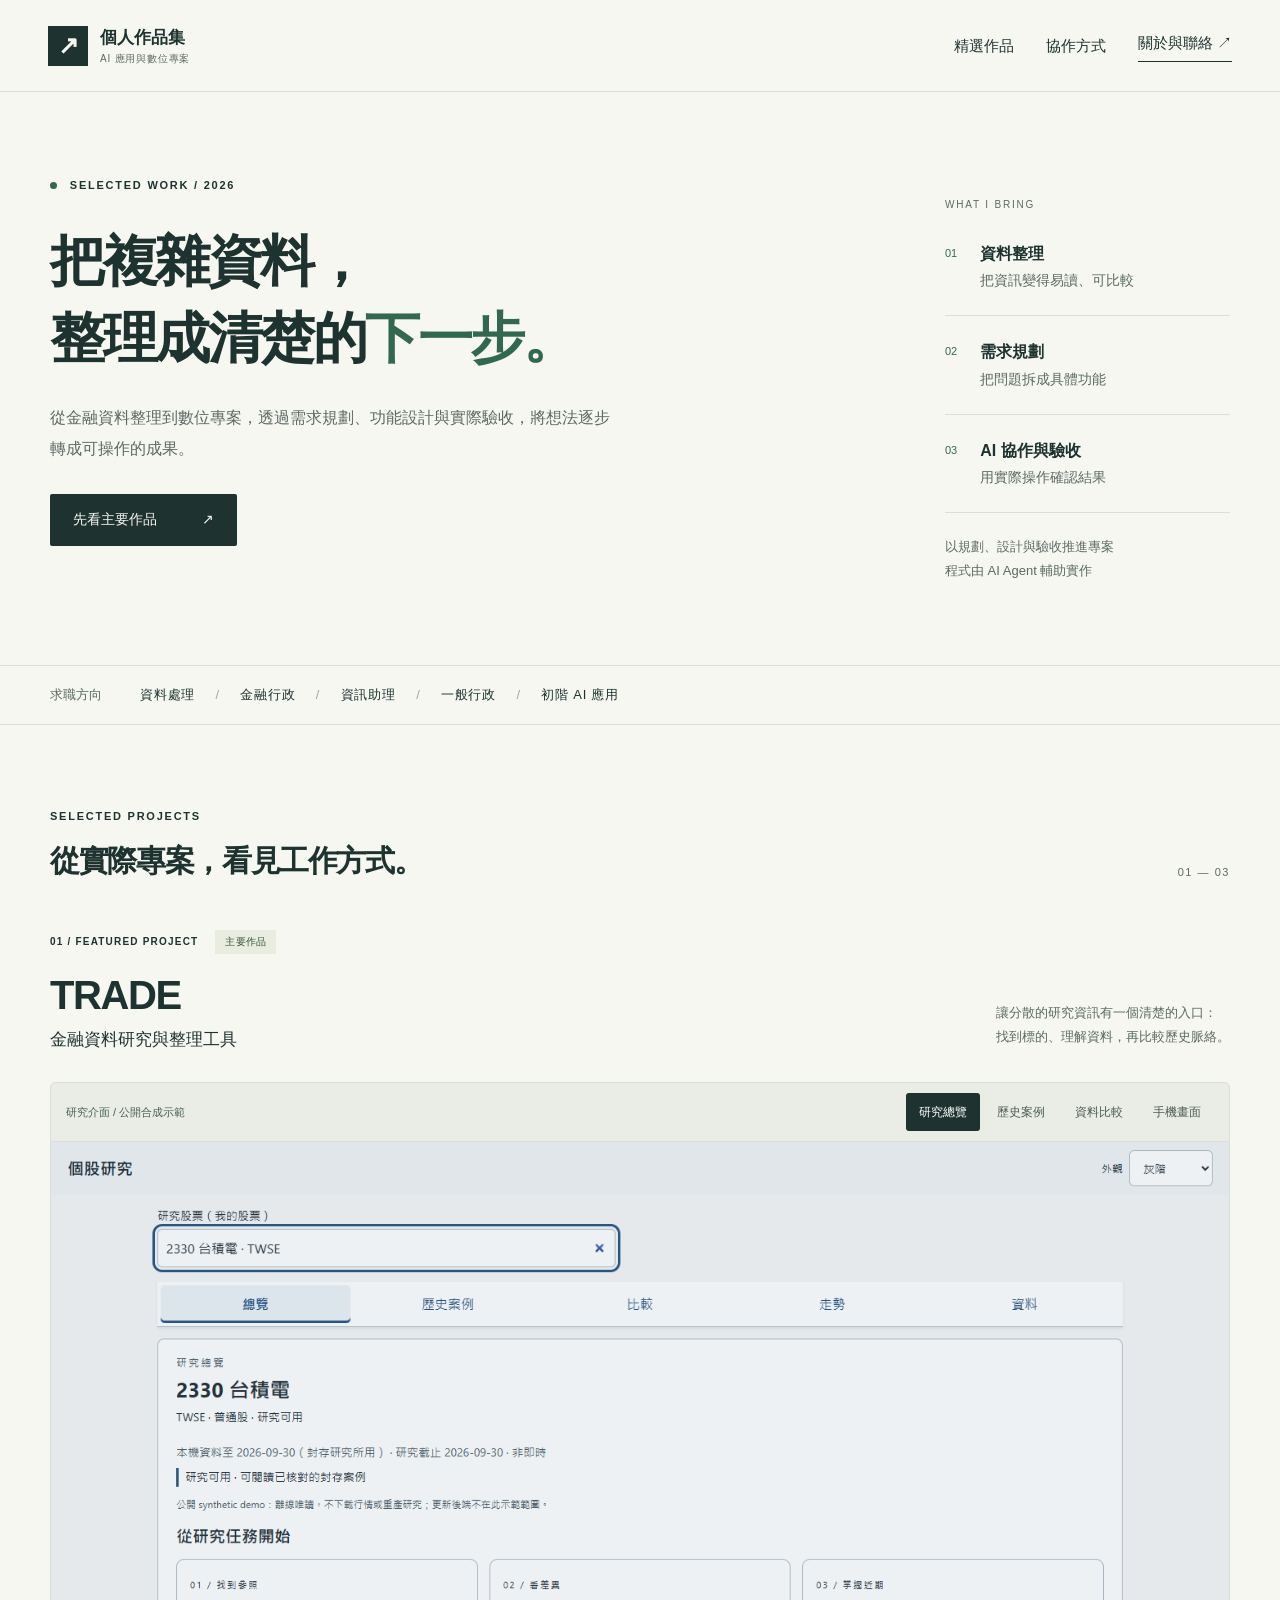
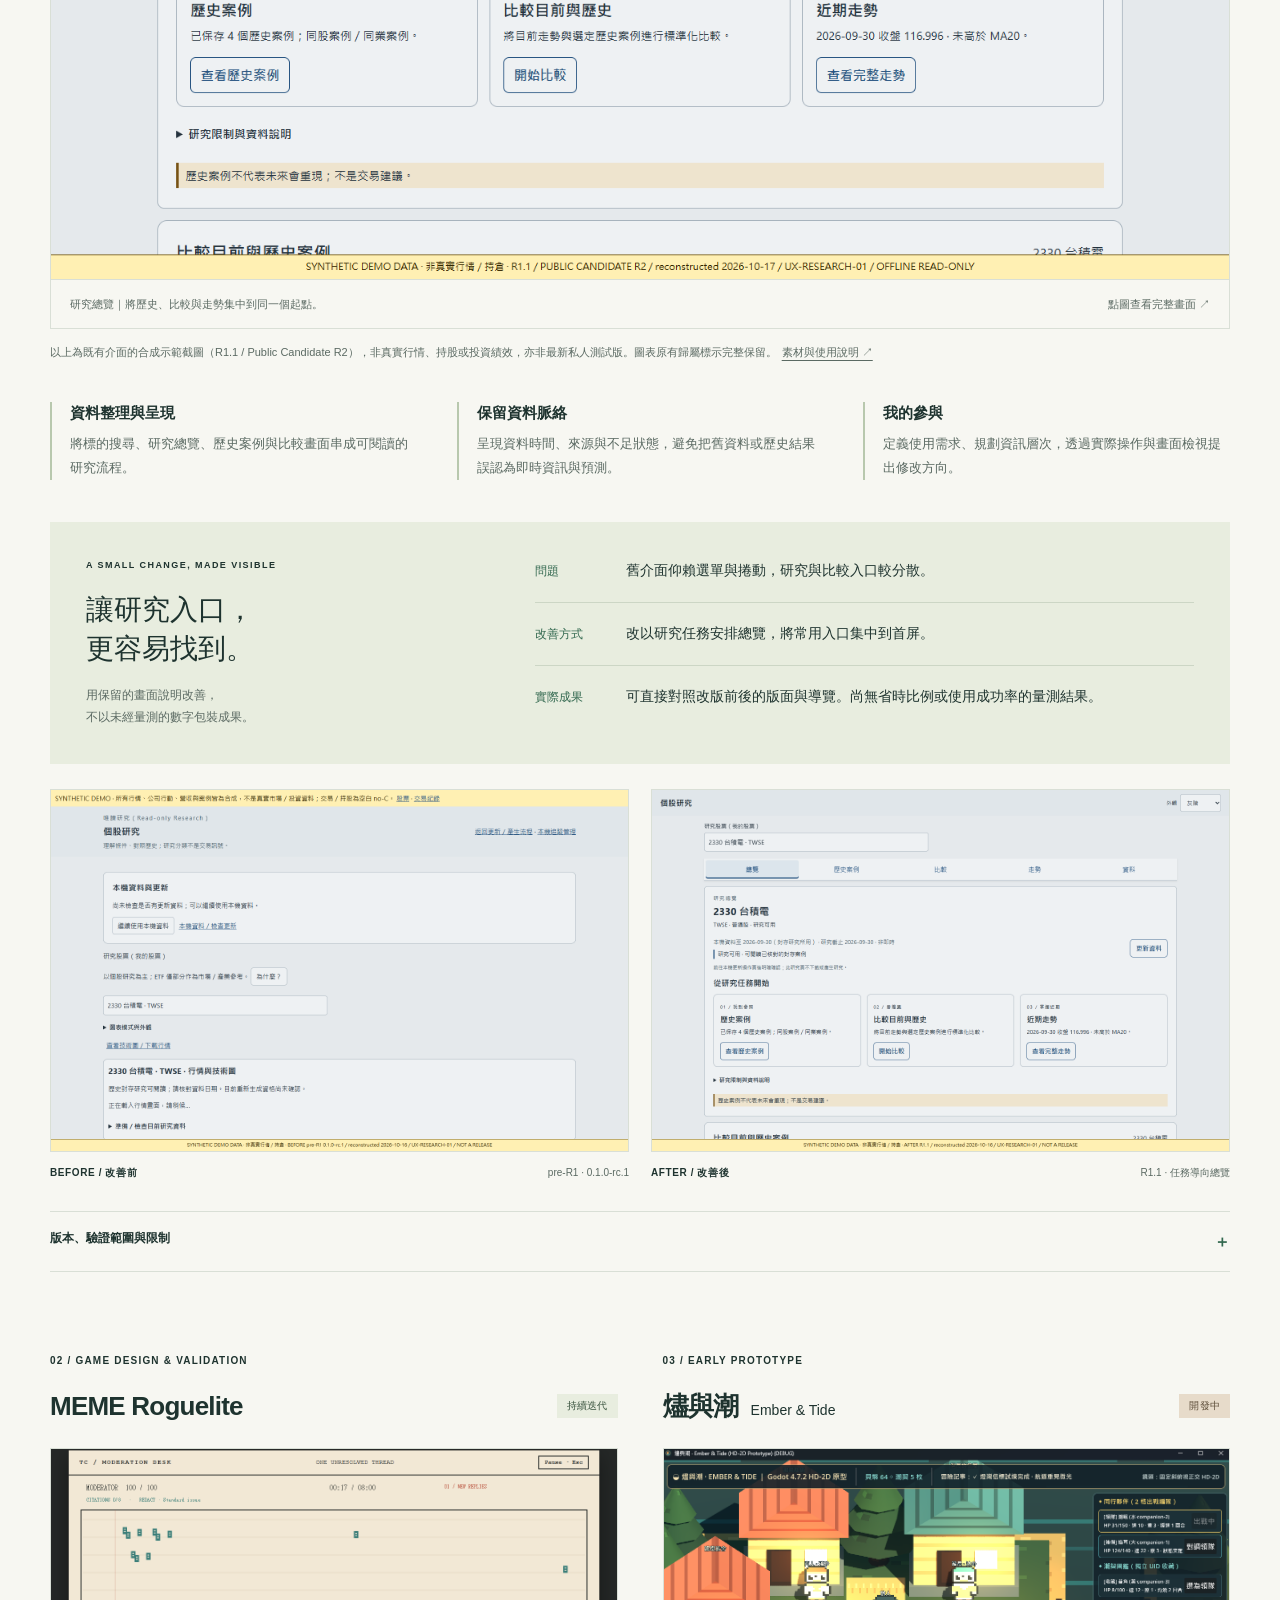
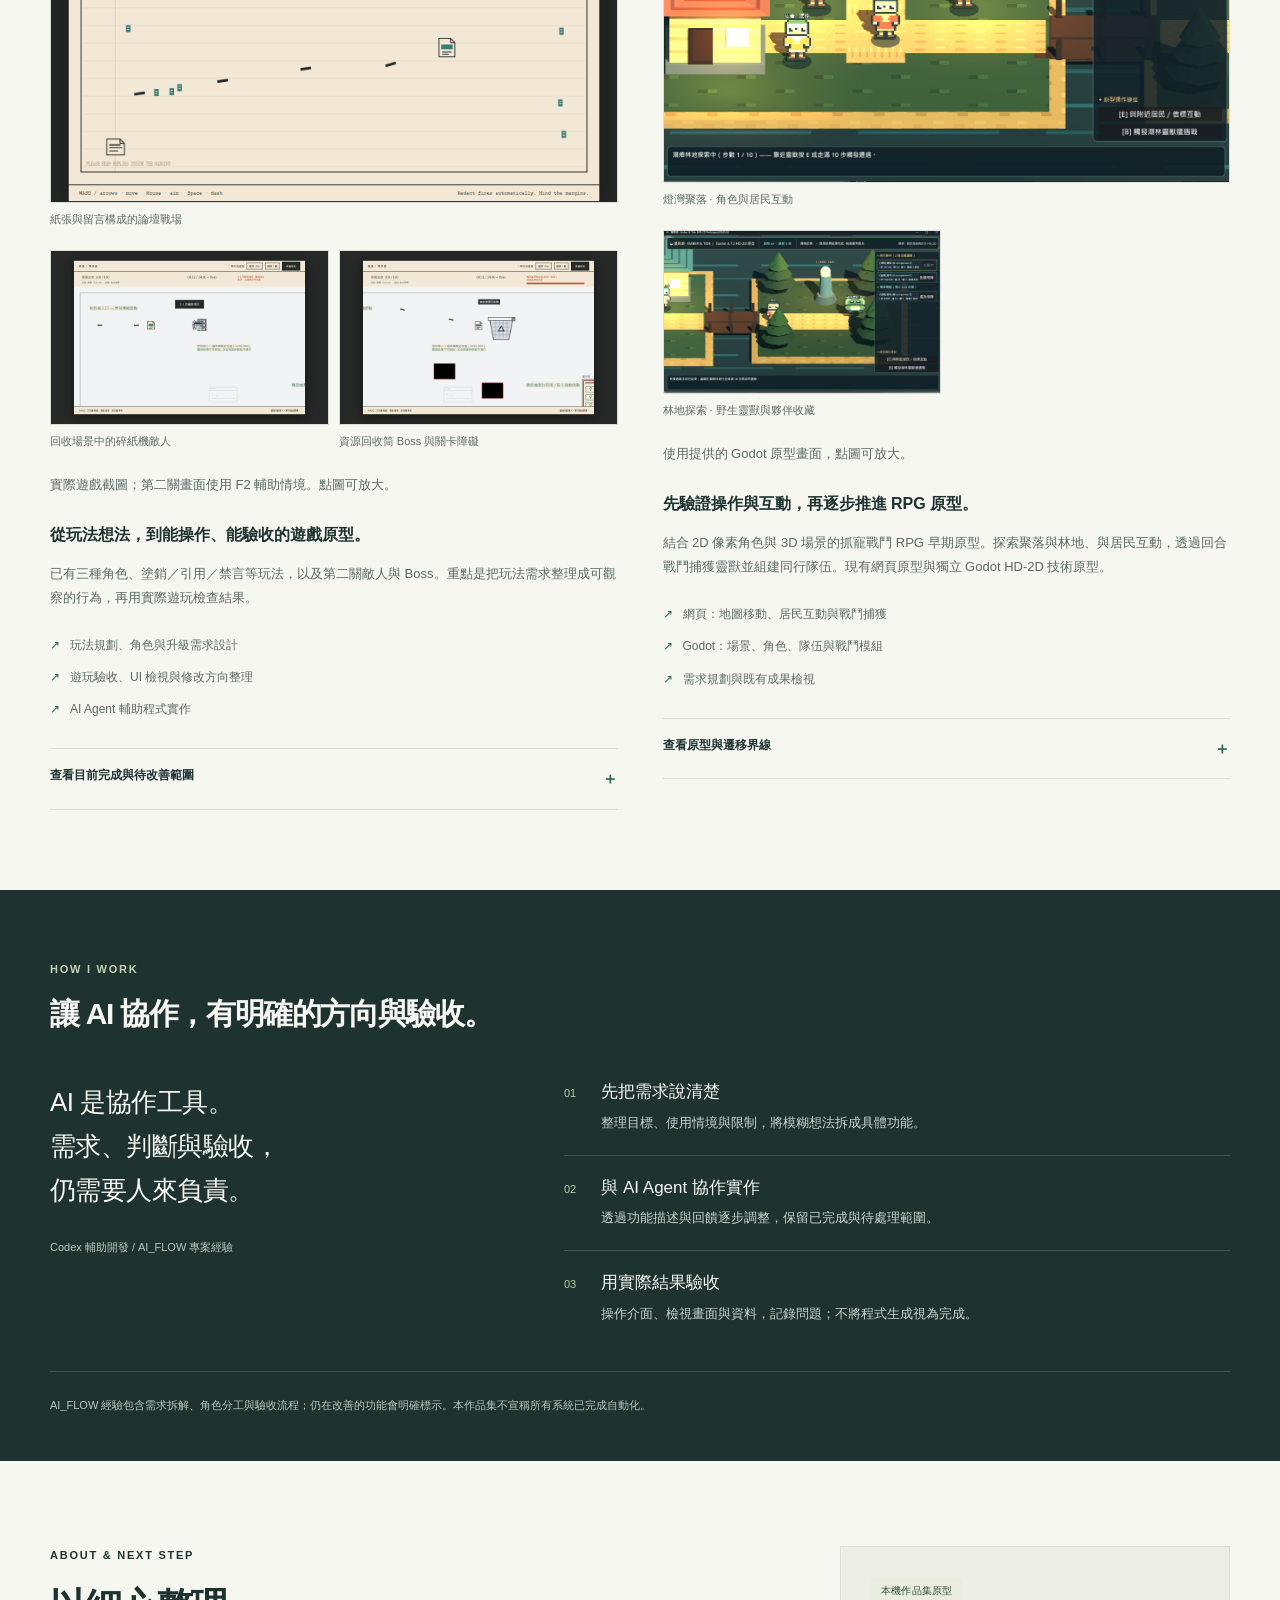
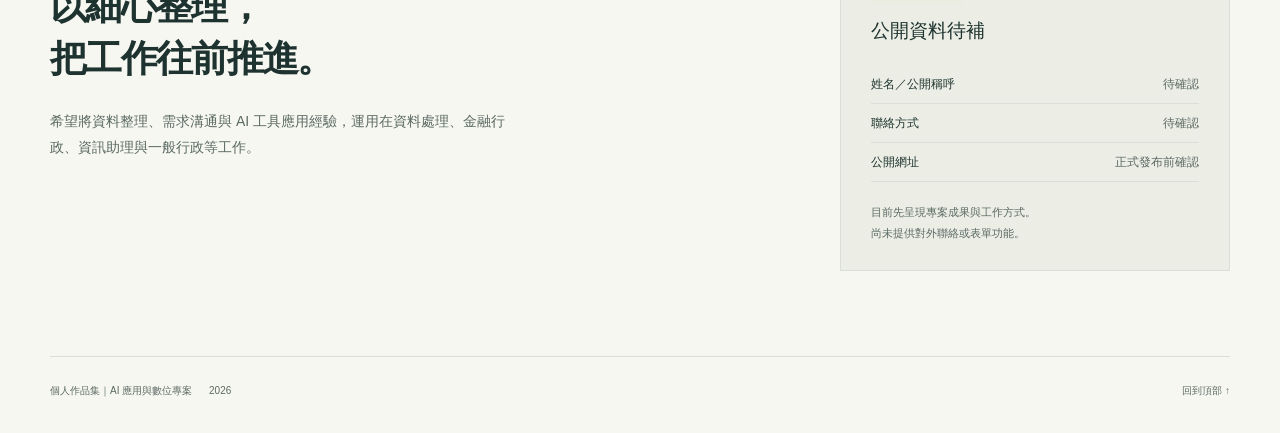
<file: index.html>
<!doctype html>
<html lang="zh-Hant">
<head>
  <meta charset="utf-8">
  <meta name="viewport" content="width=device-width,initial-scale=1">
  <meta name="description" content="以 TRADE 金融資料研究工具、遊戲原型與 AI 協作經驗，呈現需求規劃、資料整理、測試與驗收的實際工作。">
  <meta name="color-scheme" content="light">
  <title>個人作品集｜AI 應用與數位專案</title>
  <link rel="icon" href="favicon.svg" type="image/svg+xml">
  <link rel="stylesheet" href="styles.css">
  <script src="app.js" defer></script>
</head>
<body>
  <a class="skip" href="#main">跳至主要內容</a>
  <header class="site-header">
    <a class="brand" href="#top" aria-label="作品集首頁"><span class="brand-mark" aria-hidden="true">↗</span><span>個人作品集<small>AI 應用與數位專案</small></span></a>
    <nav aria-label="主要導覽"><a href="#projects">精選作品</a><a href="#approach">協作方式</a><a href="#contact">關於與聯絡 <span aria-hidden="true">↗</span></a></nav>
  </header>
  <main id="main">
    <section class="hero wrap" id="top" aria-labelledby="hero-title">
      <div class="hero-main"><p class="eyebrow"><span class="dot"></span> SELECTED WORK / 2026</p>
        <h1 id="hero-title">把複雜資料，<br>整理成清楚的<span class="accent">下一步。</span></h1>
        <p class="hero-description">從金融資料整理到數位專案，透過需求規劃、功能設計與實際驗收，將想法逐步轉成可操作的成果。</p>
        <a class="button solid" href="#trade">先看主要作品 <span aria-hidden="true">↗</span></a>
      </div>
      <aside class="hero-aside" aria-label="工作重點"><span class="aside-label">WHAT I BRING</span><div><b>01</b><p>資料整理<span>把資訊變得易讀、可比較</span></p></div><div><b>02</b><p>需求規劃<span>把問題拆成具體功能</span></p></div><div><b>03</b><p>AI 協作與驗收<span>用實際操作確認結果</span></p></div><p class="aside-note">以規劃、設計與驗收推進專案<br>程式由 AI Agent 輔助實作</p></aside>
    </section>
    <div class="focus-strip"><div class="wrap"><span>求職方向</span><p>資料處理 <i>/</i> 金融行政 <i>/</i> 資訊助理 <i>/</i> 一般行政 <i>/</i> 初階 AI 應用</p></div></div>
    <section class="wrap projects" id="projects" aria-labelledby="projects-title">
      <div class="section-heading"><div><p class="eyebrow">SELECTED PROJECTS</p><h2 id="projects-title">從實際專案，看見工作方式。</h2></div><span class="section-index">01 — 03</span></div>
      <article class="trade-project" id="trade" aria-labelledby="trade-title">
        <div class="project-intro"><div><p class="project-kicker">01 / FEATURED PROJECT <span class="tag">主要作品</span></p><h3 id="trade-title">TRADE<span>金融資料研究與整理工具</span></h3></div><p class="project-lead">讓分散的研究資訊有一個清楚的入口：<br>找到標的、理解資料，再比較歷史脈絡。</p></div>
        <div class="gallery-head"><span>研究介面 / 公開合成示範</span><div class="gallery-controls" role="group" aria-label="選擇 TRADE 截圖"><button type="button" data-view="overview" aria-pressed="true">研究總覽</button><button type="button" data-view="history" aria-pressed="false">歷史案例</button><button type="button" data-view="comparison" aria-pressed="false">資料比較</button><button type="button" data-view="mobile" aria-pressed="false">手機畫面</button></div></div>
        <figure class="showcase"><a id="gallery-link" href="assets/r2-overview-1440.png" target="_blank" rel="noopener" aria-label="開啟研究總覽完整截圖（另開分頁）"><img id="gallery-image" src="assets/r2-overview-1440.png" width="1440" height="900" alt="TRADE 合成示範的研究總覽，集中呈現歷史案例、比較與近期走勢入口。"></a><figcaption><span id="gallery-caption">研究總覽｜將歷史、比較與走勢集中到同一個起點。</span><span>點圖查看完整畫面 ↗</span></figcaption></figure>
        <p class="image-note">以上為既有介面的合成示範截圖（R1.1 / Public Candidate R2），非真實行情、持股或投資績效，亦非最新私人測試版。圖表原有歸屬標示完整保留。<a href="asset-notices.html">素材與使用說明 ↗</a></p>
        <div class="trade-facts"><div><h4>資料整理與呈現</h4><p>將標的搜尋、研究總覽、歷史案例與比較畫面串成可閱讀的研究流程。</p></div><div><h4>保留資料脈絡</h4><p>呈現資料時間、來源與不足狀態，避免把舊資料或歷史結果誤認為即時資訊與預測。</p></div><div><h4>我的參與</h4><p>定義使用需求、規劃資訊層次，透過實際操作與畫面檢視提出修改方向。</p></div></div>
        <div class="case-study"><div class="case-heading"><p class="eyebrow">A SMALL CHANGE, MADE VISIBLE</p><h4>讓研究入口，<br>更容易找到。</h4><p>用保留的畫面說明改善，<br>不以未經量測的數字包裝成果。</p></div><div class="case-steps"><div><span>問題</span><p>舊介面仰賴選單與捲動，研究與比較入口較分散。</p></div><div><span>改善方式</span><p>改以研究任務安排總覽，將常用入口集中到首屏。</p></div><div><span>實際成果</span><p>可直接對照改版前後的版面與導覽。尚無省時比例或使用成功率的量測結果。</p></div></div></div>
        <div class="before-after"><figure><a href="assets/before-1440.png" target="_blank" rel="noopener" aria-label="查看改善前完整截圖（另開分頁）"><img src="assets/before-1440.png" width="1440" height="900" loading="lazy" alt="TRADE 改善前的合成示範介面。"></a><figcaption><span>BEFORE / 改善前</span>pre-R1 · 0.1.0-rc.1</figcaption></figure><figure><a href="assets/after-1440.png" target="_blank" rel="noopener" aria-label="查看改善後完整截圖（另開分頁）"><img src="assets/after-1440.png" width="1440" height="900" loading="lazy" alt="TRADE R1.1 改善後以研究任務為起點的合成示範介面。"></a><figcaption><span>AFTER / 改善後</span>R1.1 · 任務導向總覽</figcaption></figure></div>
        <details class="project-details"><summary>版本、驗證範圍與限制 <span aria-hidden="true">＋</span></summary><div><p>本機基礎版本標示為 0.1.0-rc.1，另有持續迭代的研究工作區。較新的 UI／圖表範圍已有技術驗證紀錄；真實資料更新與正式交易資料整合仍有未完成範圍。</p><p>此處只呈現既有核准公開範圍內的合成畫面；不提供私人研究服務、帳戶資訊或真實資料下載。歷史案例不代表未來機率，研究結果不構成投資建議。</p></div></details>
      </article>
      <div class="secondary-projects">
        <article class="secondary" id="meme"><p class="project-kicker">02 / GAME DESIGN & VALIDATION</p><div class="project-title-row"><h3>MEME Roguelite</h3><span class="tag">持續迭代</span></div><div class="game-gallery"><figure><a href="assets/meme-combat.png" target="_blank" rel="noopener"><img src="assets/meme-combat.png" alt="MEME 早期戰鬥畫面：紙張角色與留言敵人" loading="lazy"></a><figcaption>紙張與留言構成的論壇戰場</figcaption></figure><figure><a href="assets/meme-shredder.png" target="_blank" rel="noopener"><img src="assets/meme-shredder.png" alt="MEME 第二關碎紙機敵人" loading="lazy"></a><figcaption>回收場景中的碎紙機敵人</figcaption></figure><figure><a href="assets/meme-boss.png" target="_blank" rel="noopener"><img src="assets/meme-boss.png" alt="MEME 第二關資源回收筒 Boss" loading="lazy"></a><figcaption>資源回收筒 Boss 與關卡障礙</figcaption></figure></div><p class="image-note">實際遊戲截圖；第二關畫面使用 F2 輔助情境。點圖可放大。</p><p class="secondary-lead">從玩法想法，到能操作、能驗收的遊戲原型。</p><p>已有三種角色、塗銷／引用／禁言等玩法，以及第二關敵人與 Boss。重點是把玩法需求整理成可觀察的行為，再用實際遊玩檢查結果。</p><ul class="plain-list"><li>玩法規劃、角色與升級需求設計</li><li>遊玩驗收、UI 檢視與修改方向整理</li><li>AI Agent 輔助程式實作</li></ul><details class="project-details"><summary>查看目前完成與待改善範圍 <span aria-hidden="true">＋</span></summary><div><p>第二關有既有技術驗收紀錄與實機截圖；後續玩法調整仍有禁言區升級效益未通過的測項。不能將較早的通過紀錄延伸為目前整款遊戲完全驗收。</p><p>第二關截圖使用開發輔助情境，不等同自然完整遊玩。裝備／模組已有介面實作，整體平衡與主觀體驗仍需驗收。</p></div></details></article>
        <article class="secondary" id="rpg"><p class="project-kicker">03 / EARLY PROTOTYPE</p><div class="project-title-row"><h3>燼與潮 <small>Ember & Tide</small></h3><span class="tag warm">開發中</span></div><div class="game-gallery"><figure><a href="assets/ember-village.png" target="_blank" rel="noopener"><img src="assets/ember-village.png" alt="燼與潮 Godot 原型的聚落、居民與同行夥伴" loading="lazy"></a><figcaption>燈灣聚落 · 角色與居民互動</figcaption></figure><figure><a href="assets/ember-forest.png" target="_blank" rel="noopener"><img src="assets/ember-forest.png" alt="燼與潮 Godot 原型的林地、靈獸與夥伴收藏" loading="lazy"></a><figcaption>林地探索 · 野生靈獸與夥伴收藏</figcaption></figure></div><p class="image-note">使用提供的 Godot 原型畫面，點圖可放大。</p><p class="secondary-lead">先驗證操作與互動，再逐步推進 RPG 原型。</p><p>結合 2D 像素角色與 3D 場景的抓寵戰鬥 RPG 早期原型。探索聚落與林地、與居民互動，透過回合戰鬥捕獲靈獸並組建同行隊伍。現有網頁原型與獨立 Godot HD-2D 技術原型。</p><ul class="plain-list"><li>網頁：地圖移動、居民互動與戰鬥捕獲</li><li>Godot：場景、角色、隊伍與戰鬥模組</li><li>需求規劃與既有成果檢視</li></ul><details class="project-details"><summary>查看原型與遷移界線 <span aria-hidden="true">＋</span></summary><div><p>本機已有 Godot 專案、程式與 QA 截圖；這些支持原型已存在，不代表網頁所有內容都完成遷移，亦不代表正式成品驗收。</p><p>網頁原型沒有持久存檔。此處不宣稱規劃中的養成、裝備或完整 RPG 系統已完成。圖片來自使用者提供的 Godot 原型畫面。</p></div></details></article>
      </div>
    </section>
    <section class="approach" id="approach" aria-labelledby="approach-title"><div class="wrap"><div class="section-heading"><div><p class="eyebrow">HOW I WORK</p><h2 id="approach-title">讓 AI 協作，有明確的方向與驗收。</h2></div></div><div class="approach-grid"><div class="approach-intro"><p>AI 是協作工具。<br>需求、判斷與驗收，<br>仍需要人來負責。</p><span>Codex 輔助開發 / AI_FLOW 專案經驗</span></div><ol class="work-steps"><li><span>01</span><div><h3>先把需求說清楚</h3><p>整理目標、使用情境與限制，將模糊想法拆成具體功能。</p></div></li><li><span>02</span><div><h3>與 AI Agent 協作實作</h3><p>透過功能描述與回饋逐步調整，保留已完成與待處理範圍。</p></div></li><li><span>03</span><div><h3>用實際結果驗收</h3><p>操作介面、檢視畫面與資料，記錄問題；不將程式生成視為完成。</p></div></li></ol></div><p class="approach-note">AI_FLOW 經驗包含需求拆解、角色分工與驗收流程；仍在改善的功能會明確標示。本作品集不宣稱所有系統已完成自動化。</p></div></section>
    <section class="wrap contact" id="contact" aria-labelledby="contact-title"><div><p class="eyebrow">ABOUT & NEXT STEP</p><h2 id="contact-title">以細心整理，<br>把工作往前推進。</h2><p>希望將資料整理、需求溝通與 AI 工具應用經驗，運用在資料處理、金融行政、資訊助理與一般行政等工作。</p></div><aside class="contact-card"><span class="tag">本機作品集原型</span><h3>公開資料待補</h3><dl><div><dt>姓名／公開稱呼</dt><dd>待確認</dd></div><div><dt>聯絡方式</dt><dd>待確認</dd></div><div><dt>公開網址</dt><dd>正式發布前確認</dd></div></dl><p>目前先呈現專案成果與工作方式。<br>尚未提供對外聯絡或表單功能。</p></aside></section>
  </main>
  <footer class="wrap site-footer"><p>個人作品集｜AI 應用與數位專案 <span>2026</span></p><a href="#top">回到頂部 ↑</a></footer>
</body>
</html>
</file>
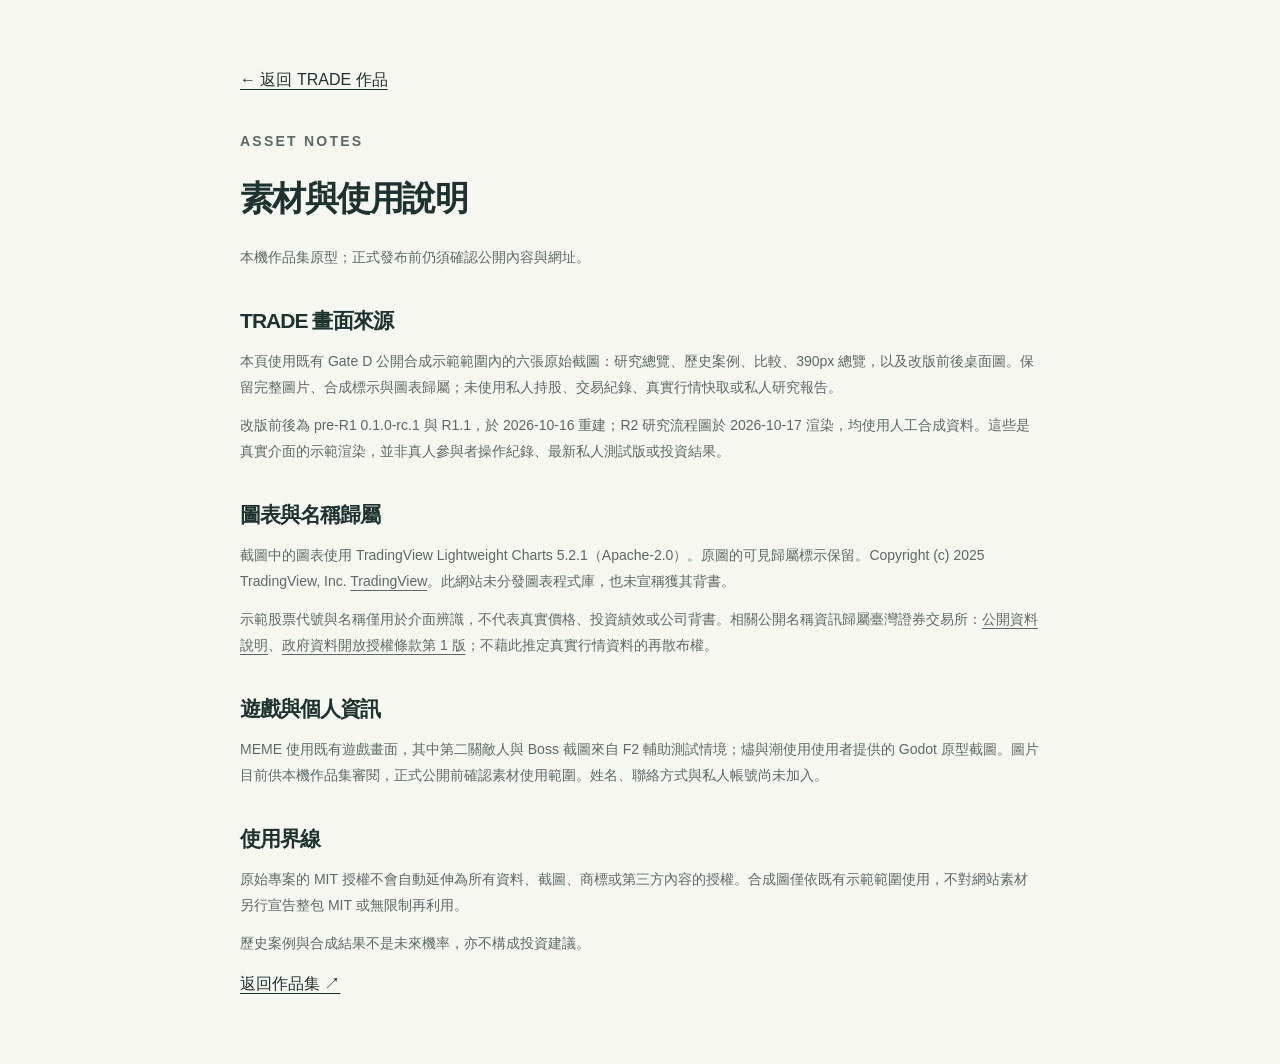
<file: asset-notices.html>
<!doctype html><html lang="zh-Hant"><head><meta charset="utf-8"><meta name="viewport" content="width=device-width,initial-scale=1"><title>素材與使用說明｜個人作品集</title><link rel="icon" href="favicon.svg" type="image/svg+xml"><link rel="stylesheet" href="styles.css"></head><body><main class="wrap notice-page"><a href="index.html#trade">← 返回 TRADE 作品</a><p class="eyebrow" style="margin-top:35px">ASSET NOTES</p><h1>素材與使用說明</h1><p>本機作品集原型；正式發布前仍須確認公開內容與網址。</p><h2>TRADE 畫面來源</h2><p>本頁使用既有 Gate D 公開合成示範範圍內的六張原始截圖：研究總覽、歷史案例、比較、390px 總覽，以及改版前後桌面圖。保留完整圖片、合成標示與圖表歸屬；未使用私人持股、交易紀錄、真實行情快取或私人研究報告。</p><p>改版前後為 pre-R1 0.1.0-rc.1 與 R1.1，於 2026-10-16 重建；R2 研究流程圖於 2026-10-17 渲染，均使用人工合成資料。這些是真實介面的示範渲染，並非真人參與者操作紀錄、最新私人測試版或投資結果。</p><h2>圖表與名稱歸屬</h2><p>截圖中的圖表使用 TradingView Lightweight Charts 5.2.1（Apache-2.0）。原圖的可見歸屬標示保留。Copyright (с) 2025 TradingView, Inc. <a href="https://www.tradingview.com/" target="_blank" rel="noopener noreferrer">TradingView</a>。此網站未分發圖表程式庫，也未宣稱獲其背書。</p><p>示範股票代號與名稱僅用於介面辨識，不代表真實價格、投資績效或公司背書。相關公開名稱資訊歸屬臺灣證券交易所：<a href="https://data.gov.tw/dataset/28567" target="_blank" rel="noopener noreferrer">公開資料說明</a>、<a href="https://data.gov.tw/license" target="_blank" rel="noopener noreferrer">政府資料開放授權條款第 1 版</a>；不藉此推定真實行情資料的再散布權。</p><h2>遊戲與個人資訊</h2><p>MEME 使用既有遊戲畫面，其中第二關敵人與 Boss 截圖來自 F2 輔助測試情境；燼與潮使用使用者提供的 Godot 原型截圖。圖片目前供本機作品集審閱，正式公開前確認素材使用範圍。姓名、聯絡方式與私人帳號尚未加入。</p><h2>使用界線</h2><p>原始專案的 MIT 授權不會自動延伸為所有資料、截圖、商標或第三方內容的授權。合成圖僅依既有示範範圍使用，不對網站素材另行宣告整包 MIT 或無限制再利用。</p><p>歷史案例與合成結果不是未來機率，亦不構成投資建議。</p><a href="index.html#trade">返回作品集 ↗</a></main></body></html>
</file>
<file: styles.css>
@charset "UTF-8";
:root{--paper:#f7f7f2;--ink:#1e332f;--muted:#5b6a63;--line:#d9dfd6;--accent:#32684f;--pale:#e8eddf;--warm:#e7dbca;--white:#fff;--radius:5px}
*{box-sizing:border-box}html{scroll-behavior:auto;scroll-padding-top:100px}body{margin:0;background:var(--paper);color:var(--ink);font-family:Arial,"Microsoft JhengHei","PingFang TC",sans-serif;font-size:16px;line-height:1.85}a{color:inherit;text-underline-offset:4px}img{display:block;max-width:100%;height:auto}button{font:inherit}a,button,summary{-webkit-tap-highlight-color:transparent}:focus-visible{outline:3px solid #b66e27;outline-offset:5px}.wrap{width:min(1180px,calc(100% - 96px));margin-inline:auto}p,h1,h2,h3,h4,figure{margin:0}h1,h2,h3,h4{line-height:1.4}h1,h2{font-weight:650;letter-spacing:-.045em}.skip{position:fixed;top:-100px;left:15px;z-index:10;background:var(--ink);color:#fff;padding:10px}.skip:focus{top:10px}.site-header{height:92px;display:flex;align-items:center;justify-content:space-between;padding-inline:48px;border-bottom:1px solid var(--line);background:var(--paper);position:sticky;top:0;z-index:5}.brand{display:flex;align-items:center;gap:12px;text-decoration:none;font-weight:700;font-size:17px;line-height:1.5}.brand-mark{display:grid;place-items:center;width:40px;height:40px;background:var(--ink);color:var(--paper);font-size:25px}.brand small{display:block;font-size:10px;letter-spacing:.08em;font-weight:400;color:var(--muted)}nav{display:flex;gap:32px;align-items:center;font-size:13px}nav a{text-decoration:none}nav a:hover{text-decoration:underline}nav a:last-child{border-bottom:1px solid var(--ink);padding-bottom:4px}.hero{display:grid;grid-template-columns:1fr 285px;gap:90px;padding-top:84px;padding-bottom:82px}.eyebrow{font-size:11px;letter-spacing:.16em;font-weight:700;line-height:1.7}.dot{display:inline-block;width:7px;height:7px;background:var(--accent);border-radius:50%;margin-right:8px}.hero h1{font-size:clamp(38px,4.3vw,60px);margin-top:28px;line-height:1.4}.accent{color:var(--accent)}.hero-description{color:var(--muted);max-width:565px;font-size:16px;margin-top:25px;line-height:1.95}.button{display:inline-flex;align-items:center;justify-content:space-between;gap:45px;padding:13px 23px;text-decoration:none;font-size:14px;min-height:48px;border-radius:2px}.solid{background:var(--ink);color:var(--paper);margin-top:30px}.solid:hover{background:var(--accent)}.hero-aside{padding-top:12px}.aside-label{font-size:10px;letter-spacing:.18em;color:var(--muted)}.hero-aside>div{display:flex;gap:23px;padding:21px 0;border-bottom:1px solid var(--line)}.hero-aside b{font-size:11px;font-weight:400;color:var(--accent);padding-top:4px}.hero-aside div p{font-size:16px;font-weight:600}.hero-aside div p span{display:block;font-size:12px;color:var(--muted);font-weight:400}.aside-note{font-size:11px;color:var(--muted);margin-top:22px}.focus-strip{border-block:1px solid var(--line)}.focus-strip>.wrap{display:flex;align-items:center;gap:38px;padding-block:17px}.focus-strip span{font-size:11px;color:var(--muted);white-space:nowrap}.focus-strip p{font-size:12px;letter-spacing:.06em}.focus-strip i{font-style:normal;color:#9ca99f;margin:0 16px}.projects{padding-block:82px 80px}.section-heading{display:flex;justify-content:space-between;align-items:end;margin-bottom:48px}.section-heading h2{font-size:30px;margin-top:14px}.section-index{font-size:11px;color:var(--muted);letter-spacing:.14em}.project-intro{display:flex;justify-content:space-between;align-items:end;gap:36px;margin-bottom:30px}.project-kicker{font-size:10px;letter-spacing:.12em;font-weight:700;display:flex;gap:17px;align-items:center}.tag{display:inline-block;font-size:10px;letter-spacing:.02em;padding:3px 10px;background:var(--pale);color:#39533e;white-space:nowrap;font-weight:400}.tag.warm{background:var(--warm);color:#5c4c38}.project-intro h3{font-size:40px;letter-spacing:-.035em;margin-top:13px}.project-intro h3 span{display:block;font-size:17px;font-weight:400;letter-spacing:0;margin-top:5px}.project-lead{font-size:13px;color:var(--muted);padding-bottom:3px}.gallery-head{display:flex;align-items:center;justify-content:space-between;gap:14px;background:#e9ede5;border:1px solid var(--line);padding:10px 15px;border-radius:var(--radius) var(--radius) 0 0}.gallery-head>span{font-size:11px;color:#4d6053}.gallery-controls{display:flex;gap:4px;flex-wrap:wrap}.gallery-controls button{border:0;cursor:pointer;background:transparent;color:#4e5d53;font-size:12px;min-height:38px;padding:8px 13px;border-radius:3px}.gallery-controls button[aria-pressed=true]{background:var(--ink);color:white}.gallery-controls button:hover{box-shadow:inset 0 0 0 1px #657c6c}.showcase{border:1px solid var(--line);border-top:0;background:#e9ede5}.showcase>a{display:flex;justify-content:center;background:#e1e7df;min-width:0}.showcase img{width:100%;height:auto}.showcase img.mobile-image{width:auto;max-height:680px;object-fit:contain}.showcase figcaption{padding:14px 19px;background:var(--paper);display:flex;justify-content:space-between;gap:18px;font-size:11px;color:var(--muted);border-top:1px solid var(--line)}.showcase figcaption span:last-child{white-space:nowrap}.image-note{font-size:11px;line-height:1.85;color:var(--muted);margin-top:13px;max-width:1000px}.image-note a{white-space:nowrap;margin-left:5px}.trade-facts{display:grid;grid-template-columns:repeat(3,1fr);gap:40px;padding-block:40px 42px}.trade-facts>div{border-left:2px solid #b8c8ae;padding-left:18px}.trade-facts h4{font-size:15px;margin-bottom:9px}.trade-facts p{font-size:13px;color:var(--muted)}.case-study{display:grid;grid-template-columns:1fr 1.65fr;padding:36px;background:var(--pale);gap:50px}.case-heading .eyebrow{font-size:9px}.case-heading h4{font-size:28px;font-weight:500;margin-block:16px}.case-heading>p:last-child{font-size:12px;color:var(--muted)}.case-steps>div{display:grid;grid-template-columns:75px 1fr;gap:16px;padding:18px 0;border-bottom:1px solid #ccd6c5}.case-steps>div:first-child{padding-top:0}.case-steps>div:last-child{border:0;padding-bottom:0}.case-steps span{font-size:12px;color:var(--accent);padding-top:2px}.case-steps p{font-size:14px}.before-after{display:grid;grid-template-columns:1fr 1fr;gap:22px;margin-top:25px}.before-after figure{min-width:0}.before-after img{width:100%;border:1px solid var(--line)}.before-after figcaption{display:flex;justify-content:space-between;gap:10px;font-size:10px;color:var(--muted);padding-block:12px}.before-after figcaption span{color:var(--ink);font-weight:700;letter-spacing:.06em}.project-details{border-block:1px solid var(--line);margin-top:16px;font-size:12px}.project-details summary{display:flex;justify-content:space-between;gap:15px;padding:15px 0;cursor:pointer;list-style:none;font-weight:600}.project-details summary::-webkit-details-marker{display:none}.project-details summary span{font-size:16px;color:var(--accent)}.project-details[open] summary span{transform:rotate(45deg)}.project-details>div{color:var(--muted);padding-bottom:20px;max-width:870px}.project-details p+p{margin-top:9px}.secondary-projects{display:grid;grid-template-columns:1fr 1fr;gap:45px;margin-top:80px}.secondary{min-width:0}.project-title-row{display:flex;justify-content:space-between;gap:12px;align-items:center;margin-top:17px;margin-bottom:24px}.project-title-row h3{font-size:26px;letter-spacing:-.03em}.project-title-row h3 small{font-weight:400;font-size:14px;letter-spacing:0;margin-left:6px}.reserved-visual{position:relative;height:285px;display:flex;flex-direction:column;justify-content:center;padding:30px;overflow:hidden;border:1px solid #d5d9cd;background:#e7e9df}.reserved-visual strong{font-family:Georgia,serif;font-size:47px;font-weight:400;letter-spacing:.02em;line-height:1.03;position:relative;z-index:1}.reserved-visual em{font-size:37px;font-weight:400}.frame-corner{position:absolute;top:18px;left:24px;font-family:monospace;font-size:9px;letter-spacing:.08em;color:#53665a}.reserved-caption{position:absolute;bottom:18px;left:24px;font-size:11px;color:#53665a}.meme-visual{background:repeating-linear-gradient(0deg,transparent,transparent 28px,#dce0d4 28px,#dce0d4 29px),#e8eadf}.meme-visual:after{content:"02";position:absolute;right:22px;top:38px;font-family:Georgia,serif;font-size:145px;color:#ced5c4;line-height:1}.rpg-visual{background:#e8dfd1;color:#5b4933;border-color:#ddcfbb}.rpg-visual .frame-corner,.rpg-visual .reserved-caption{color:#6e5b45}.rpg-visual:after{content:"03";position:absolute;right:22px;top:38px;font-family:Georgia,serif;font-size:145px;color:#d4c4ab;line-height:1}.secondary-lead{font-weight:600;font-size:16px;margin-top:23px}.secondary>p:not(.project-kicker):not(.secondary-lead){font-size:13px;color:var(--muted);margin-top:12px}.plain-list{list-style:none;padding:0;margin:19px 0 23px;font-size:12px;color:var(--muted)}.plain-list li{padding-block:5px}.plain-list li:before{content:"↗";color:var(--accent);margin-right:10px}.approach{background:var(--ink);color:var(--paper);padding-block:70px 45px}.approach .section-heading{margin-bottom:45px}.approach .eyebrow{color:#c2d2b7}.approach-grid{display:grid;grid-template-columns:1fr 1.5fr;gap:70px}.approach-intro>p{font-size:26px;line-height:1.7;letter-spacing:-.02em}.approach-intro>span{display:block;font-size:11px;color:#bac6bd;margin-top:25px}.work-steps{padding:0;margin:0;list-style:none}.work-steps li{display:flex;gap:25px;padding:20px 0;border-top:1px solid #43544c}.work-steps li:first-child{padding-top:0;border:0}.work-steps li>span{color:#b8cbaa;font-size:11px;padding-top:3px}.work-steps h3{font-size:17px;font-weight:500;margin-bottom:7px}.work-steps p{font-size:13px;color:#ccd4cd}.approach-note{font-size:11px;border-top:1px solid #43544c;color:#bac6bd;padding-top:23px;margin-top:25px}.contact{display:grid;grid-template-columns:1fr 390px;gap:100px;padding-block:85px}.contact h2{font-size:37px;margin-top:17px}.contact>div>p:last-child{color:var(--muted);font-size:14px;margin-top:24px;max-width:480px}.contact-card{background:#eceee6;padding:27px 30px;border:1px solid var(--line)}.contact-card h3{font-size:19px;font-weight:500;margin-top:15px}.contact-card dl{font-size:12px;margin-block:20px}.contact-card dl>div{display:flex;justify-content:space-between;gap:16px;padding-block:8px;border-bottom:1px solid var(--line)}dd{margin:0;color:var(--muted)}.contact-card>p{font-size:11px;color:var(--muted)}.site-footer{display:flex;align-items:center;justify-content:space-between;border-top:1px solid var(--line);padding-block:25px 32px;font-size:10px;color:var(--muted)}.site-footer p span{margin-left:14px}.site-footer a{text-decoration:none}.notice-page{max-width:800px;padding-block:65px}.notice-page h1{font-size:34px;margin-block:22px}.notice-page h2{font-size:21px;margin-block:35px 14px}.notice-page p{margin-block:12px;font-size:14px;color:var(--muted)}.notice-page a{overflow-wrap:anywhere}
@media(min-width:1600px){.hero{padding-top:100px;padding-bottom:100px}}
@media(max-width:1000px){.wrap{width:calc(100% - 64px)}.site-header{padding-inline:32px}.hero{grid-template-columns:1fr 235px;gap:40px}.hero h1{font-size:43px}.contact{gap:40px;grid-template-columns:1fr 340px}.secondary-projects{gap:28px}.project-title-row{align-items:start}.project-title-row h3 small{display:block;margin-left:0;margin-top:4px}.focus-strip i{margin-inline:8px}.case-study{gap:30px}.project-lead br{display:none}.project-lead{max-width:320px}}
@media(max-width:720px){html{scroll-padding-top:125px}.wrap{width:calc(100% - 40px)}.site-header{height:auto;min-height:94px;padding:13px 20px;gap:12px;flex-wrap:wrap}.brand{font-size:14px;gap:8px}.brand-mark{width:32px;height:32px;font-size:20px}.brand small{font-size:8px}nav{gap:19px;font-size:11px;width:100%;justify-content:space-between}nav a{padding-block:2px}.hero{grid-template-columns:1fr;gap:36px;padding-top:46px;padding-bottom:38px}.hero h1{font-size:clamp(31px,8.5vw,44px);margin-top:23px}.hero-description{font-size:14px;margin-top:20px}.hero-aside{padding-top:0;display:grid;grid-template-columns:repeat(3,1fr);column-gap:12px}.aside-label{grid-column:1/-1}.hero-aside>div{gap:7px;padding:14px 0}.hero-aside div p{font-size:12px}.hero-aside div p span{font-size:10px;line-height:1.65;margin-top:5px}.hero-aside b{font-size:9px}.aside-note{grid-column:1/-1;font-size:10px;margin-top:12px}.aside-note br{display:none}.focus-strip>.wrap{gap:16px;align-items:start;padding-block:14px}.focus-strip p{font-size:10px;line-height:2}.focus-strip span{font-size:10px;padding-top:1px}.focus-strip i{margin-inline:4px}.projects{padding-block:45px}.section-heading{margin-bottom:32px;gap:15px}.section-heading h2{font-size:24px;margin-top:11px}.section-index{display:none}.project-intro{display:block;margin-bottom:22px}.project-intro h3{font-size:35px}.project-intro h3 span{font-size:15px}.project-lead{margin-top:18px;font-size:12px;max-width:none}.project-kicker{font-size:9px}.gallery-head{align-items:start;flex-direction:column;padding:11px 10px;gap:8px}.gallery-controls{width:100%;justify-content:space-between;gap:0}.gallery-controls button{padding:8px 9px;font-size:11px;min-height:42px}.showcase figcaption{display:block;padding:12px;font-size:10px}.showcase figcaption span:last-child{display:block;margin-top:5px}.image-note{font-size:10px}.trade-facts{grid-template-columns:1fr;gap:22px;padding-block:28px}.trade-facts h4{font-size:14px;margin-bottom:6px}.trade-facts p{font-size:12px}.case-study{grid-template-columns:1fr;padding:23px;gap:25px}.case-heading h4{font-size:25px;margin-block:10px}.case-heading h4 br{display:none}.case-heading>p:last-child br{display:none}.case-steps>div{grid-template-columns:60px 1fr;gap:13px}.case-steps p{font-size:12px}.case-steps span{font-size:11px}.before-after{grid-template-columns:1fr;gap:12px;margin-top:20px}.before-after figcaption{font-size:9px}.secondary-projects{grid-template-columns:1fr;gap:42px;margin-top:50px}.project-title-row h3{font-size:25px}.project-title-row h3 small{display:inline;font-size:12px;margin-left:5px}.reserved-visual{height:245px}.secondary-lead{font-size:15px}.secondary>p:not(.project-kicker):not(.secondary-lead){font-size:12px}.approach{padding-block:45px 30px}.approach .section-heading{margin-bottom:30px}.approach-grid{grid-template-columns:1fr;gap:30px}.approach-intro>p{font-size:23px}.approach-intro>span{margin-top:12px;font-size:10px}.work-steps li{gap:18px;padding-block:18px}.work-steps h3{font-size:16px}.work-steps p{font-size:12px}.approach-note{font-size:10px}.contact{grid-template-columns:1fr;gap:30px;padding-block:45px}.contact h2{font-size:31px}.contact>div>p:last-child{font-size:13px}.contact-card{padding:24px}.site-footer{gap:18px;align-items:start;font-size:9px}.site-footer p{max-width:230px}.site-footer p span{display:block;margin-left:0}.site-footer a{white-space:nowrap}.notice-page h1{font-size:28px}}
@media(prefers-reduced-motion:reduce){html{scroll-behavior:auto}}

.game-gallery{display:grid;grid-template-columns:1fr 1fr;gap:10px}.game-gallery figure:first-child{grid-column:1/-1}.game-gallery figure{min-width:0}.game-gallery img{width:100%;height:auto;border:1px solid var(--line)}.game-gallery figcaption{font-size:11px;color:var(--muted);padding:6px 0 10px}.game-gallery a{display:block}
@media (min-width:721px){nav{font-size:15px}.hero-aside div p span{font-size:14px}.aside-note{font-size:13px}.focus-strip span,.focus-strip p{font-size:13px}}
</file>
